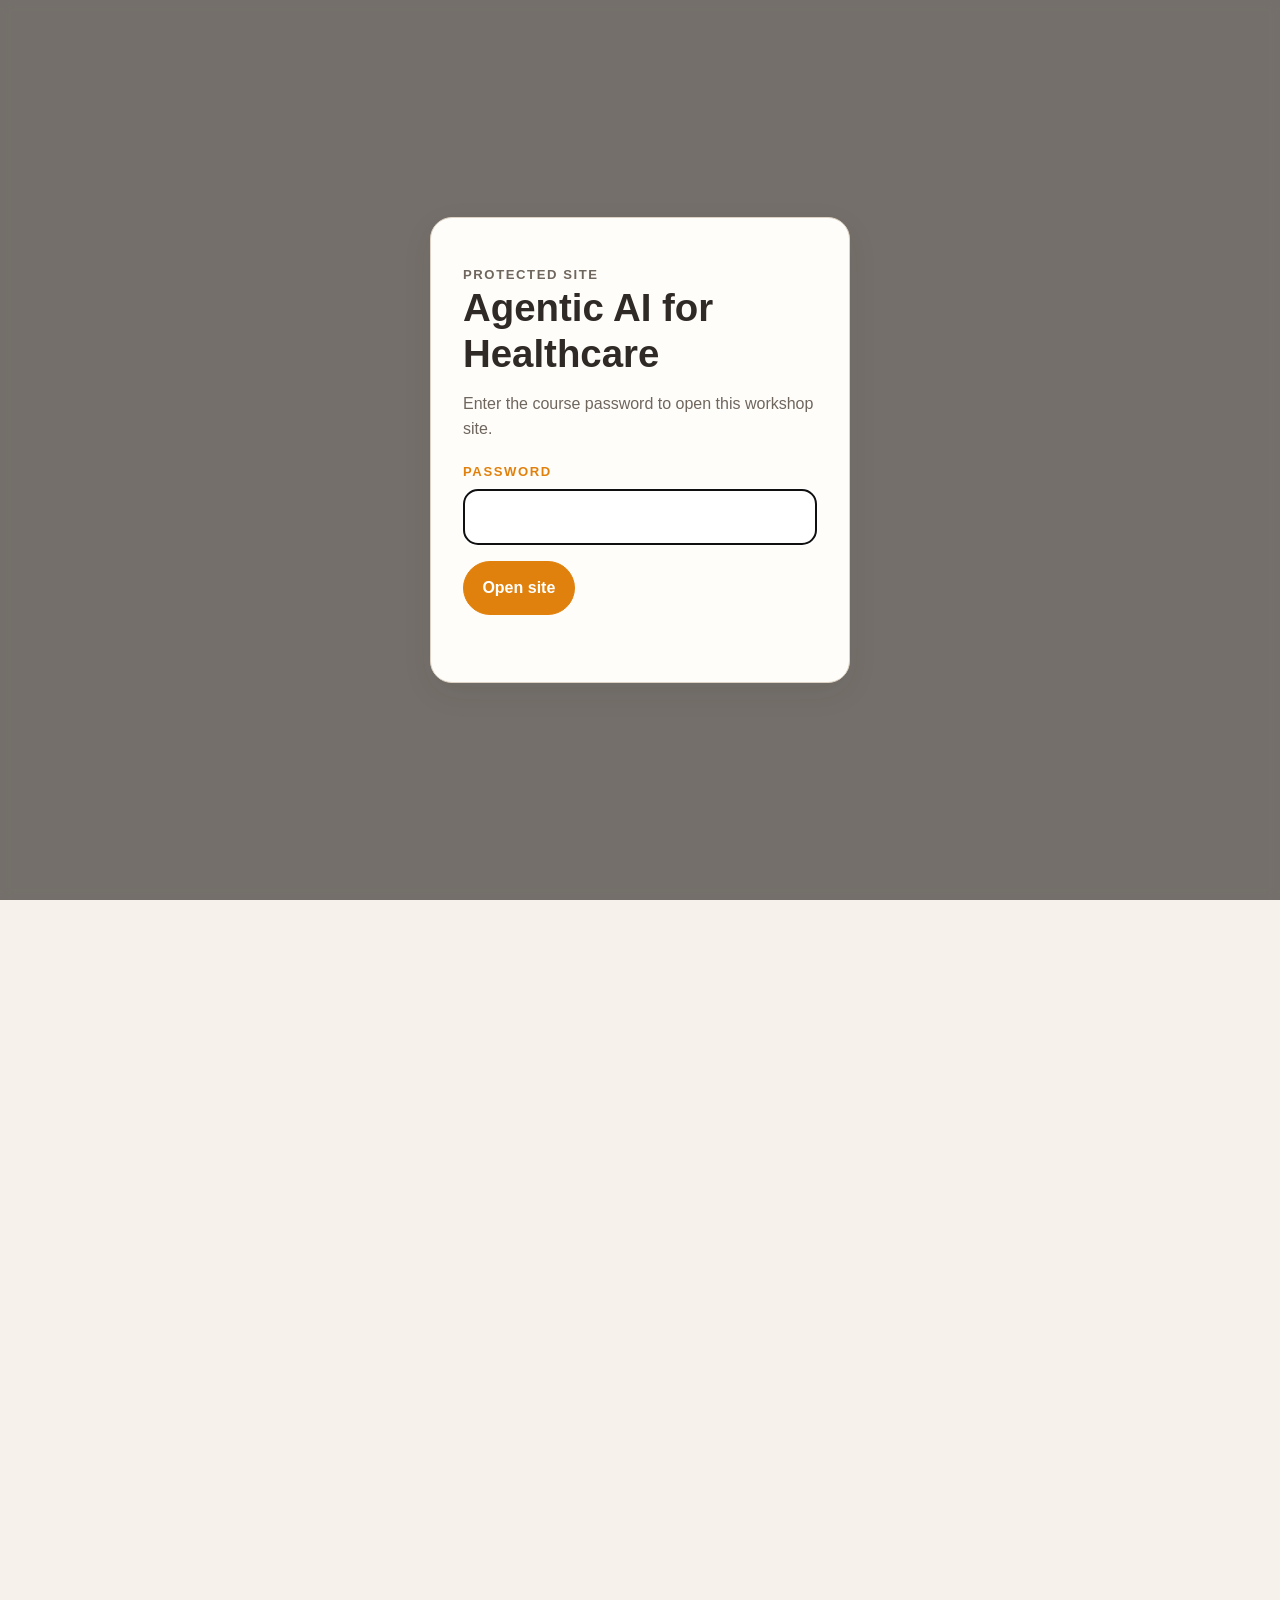
<file: index.html>
<!DOCTYPE html>
<html lang="en">
<head>
  <meta charset="UTF-8" />
  <meta name="viewport" content="width=device-width, initial-scale=1" />
  <title>Intro to Agentic AI for Healthcare | Summer Workshop</title>
  <link rel="stylesheet" href="styles.css" />
</head>
<body class="auth-pending">
  <main>
    <header class="hero">
      <h1>Agentic AI for Healthcare</h1>
      <p>This site collects the setup guide, healthcare-safe prompt examples, current regulatory context, and starter project ideas you can use to build AI agents for healthcare workflows.</p>
      <div class="button-row">
        <a class="button primary" href="codex.html">Codex Setup</a>
        <a class="button" href="#prompts">Healthcare Prompts</a>
      </div>
    </header>

    <section class="section">
      <p class="section-label">Later</p>
      <h2>How students should think about healthcare agents</h2>
      <p>This section plays the role of the original workshop's later/advanced notes, but for healthcare. Students should not start with autonomy. They should start with narrow task definitions, explicit safety boundaries, privacy constraints, and human review.</p>
      <div class="terminal-columns">
        <article class="card">
          <h3>Design checklist</h3>
          <ol>
            <li>Choose one narrow workflow, such as inbox triage or visit summarization.</li>
            <li>Define the user: clinician, student, scheduler, nurse, patient educator, or analyst.</li>
            <li>Specify trusted inputs and refuse to hallucinate missing data.</li>
            <li>Require structured output so a human can review the work quickly.</li>
            <li>Add escalation logic for emergencies or uncertainty.</li>
            <li>Use synthetic, public, or properly de-identified data unless the tool and setting are approved for PHI.</li>
          </ol>
        </article>
        <article class="card">
          <h3>Failure checklist</h3>
          <ol>
            <li>Did the agent invent diagnoses, medications, or lab values?</li>
            <li>Did it miss an emergency red flag?</li>
            <li>Did it confuse patient-reported symptoms with clinician findings?</li>
            <li>Did it hide uncertainty instead of surfacing it?</li>
            <li>Did it skip the required handoff to a human reviewer?</li>
            <li>Did it expose PHI, identifiers, or sensitive operational data to an unapproved service?</li>
          </ol>
        </article>
      </div>
    </section>

    <section class="section">
      <p class="section-label">July 2026 Update</p>
      <h2>Current safety and regulatory context</h2>
      <p>For this class, treat these projects as teaching demos unless they have institutional approval, privacy review, clinical validation, and a defined human accountability path.</p>
      <div class="grid">
        <article class="card">
          <h3>Privacy and PHI</h3>
          <p>HIPAA de-identification still centers on two methods: Expert Determination or Safe Harbor. Synthetic data is the safest default for class projects.</p>
        </article>
        <article class="card">
          <h3>Medical device boundary</h3>
          <p>Tools that make clinical predictions, recommendations, or decisions may cross into FDA-regulated medical-device software. Keep demos framed as workflow support unless you are teaching regulation directly.</p>
        </article>
        <article class="card">
          <h3>Transparency</h3>
          <p>Ask students to document data sources, intended users, known limitations, failure cases, and when a human must take over.</p>
        </article>
        <article class="card">
          <h3>Evaluation</h3>
          <p>Require test cases for red flags, missing information, conflicting evidence, demographic variation, and prompt-injection attempts.</p>
        </article>
      </div>
      <div class="note">Classroom rule: no real patient data, no clinical deployment, no autonomous diagnosis or treatment, and no final patient-facing message without human review.</div>
      <ul class="source-list">
        <li><a href="https://www.hhs.gov/hipaa/for-professionals/special-topics/de-identification/index.html" target="_blank" rel="noopener">HHS HIPAA de-identification guidance</a></li>
        <li><a href="https://www.fda.gov/medical-devices/software-medical-device-samd/artificial-intelligence-software-medical-device" target="_blank" rel="noopener">FDA AI in Software as a Medical Device</a></li>
        <li><a href="https://www.fda.gov/medical-devices/software-medical-device-samd/artificial-intelligence-enabled-medical-devices" target="_blank" rel="noopener">FDA AI-enabled medical devices list</a></li>
      </ul>
    </section>

    <section class="section">
      <p class="section-label">Starter Kit</p>
      <h2>Minimal healthcare agent system prompt</h2>
      <p>You can start from this template and adapt it to a narrow healthcare workflow.</p>
      <div class="command-block">
        <code>You are a healthcare workflow agent for a teaching environment.

Your job:
1. Complete one narrow task.
2. Use only the information provided to you.
3. Never invent symptoms, diagnoses, labs, medications, or vital signs.
4. State missing or uncertain information explicitly.
5. Escalate emergencies or severe red flags immediately.
6. Produce output in a structured format for human review.
7. Do not use or request real patient identifiers in this teaching demo.

If the task is high risk, stop and generate a handoff note instead of direct advice.</code>
      </div>
    </section>

    <section class="section" id="prompts">
      <p class="section-label">Prompts</p>
      <h2>Starter prompts for healthcare workshop experiments</h2>
      <p>These replace the original prompt examples with healthcare-specific ones that are safer and more relevant for your summer course.</p>
      <div class="prompt-grid">
        <article class="prompt" data-category="triage">
          <span class="prompt-number">Prompt 1</span>
          <h3>Patient inbox triage agent</h3>
          <div class="prompt-body">Build a project called “Patient Inbox Triage” that reads incoming patient portal messages and routes them into emergency escalation, same-day clinical review, routine review, or administrative handling. Require explicit red-flag detection, missing-information reporting, and a patient-facing reply draft that does not diagnose or prescribe. Include app code, tests, sample data, docs, and a short failure-mode analysis. Keep it scoped for a course demo.</div>
        </article>

        <article class="prompt" data-category="monitoring">
          <span class="prompt-number">Prompt 2</span>
          <h3>Remote monitoring dashboard</h3>
          <div class="prompt-body">Simulate home monitoring data for a chronic-care scenario such as hypertension, heart failure, or sleep monitoring. Build a small web dashboard that shows trends, highlights possible deterioration, and drafts clinician summaries. Include safe escalation logic, missing-data warnings, and make clear that the dashboard is for review support rather than independent diagnosis.</div>
        </article>

        <article class="prompt" data-category="operations">
          <span class="prompt-number">Prompt 3</span>
          <h3>Medication reconciliation agent</h3>
          <div class="prompt-body">Build an agent that compares hospital discharge medications, outpatient medications, and patient-reported medications. It should identify possible duplicates, omissions, and dose conflicts, then prepare a structured pharmacist review summary. It must not recommend starting, stopping, or changing medications on its own.</div>
        </article>

        <article class="prompt" data-category="documentation">
          <span class="prompt-number">Prompt 4</span>
          <h3>Clinical coding support</h3>
          <div class="prompt-body">Design an agent that reads a progress note and extracts evidence relevant to coding support. For every extracted condition, quote the exact phrase that supports it. Separate documented conditions from suspected ones, do not assign final billing codes automatically, and return a coder review checklist.</div>
        </article>

        <article class="prompt" data-category="monitoring">
          <span class="prompt-number">Prompt 5</span>
          <h3>Wearable sleep or apnea monitoring agent</h3>
          <div class="prompt-body">Create an agent that reviews simulated wearable sleep summaries, pulse trends, motion signals, and symptom notes to determine whether the pattern looks stable, worsening, or unclear. The output should be a trend summary, a review recommendation, urgent flags, and a patient-facing next-step draft. The agent must not diagnose sleep apnea or prescribe treatment.</div>
        </article>

        <article class="prompt prompt-custom" data-category="all">
          <span class="prompt-number">Prompt 6</span>
          <h3>Choose your own healthcare workflow</h3>
          <div class="prompt-body">Pick a workflow from clinical operations, education, patient communication, remote monitoring, public health, or quality improvement.

If you want better results, specify:
- the user
- the workflow goal
- the available data
- the required structured output
- the safety boundaries
- the required escalation or review path</div>
        </article>
      </div>
    </section>

    <section class="section">
      <p class="section-label">Projects</p>
      <h2>Mini project ideas</h2>
      <div class="grid">
        <article class="card">
          <h3>Nurse inbox copilot</h3>
          <p>Classify portal messages, extract red flags, and draft safe handoffs.</p>
        </article>
        <article class="card">
          <h3>Remote follow-up agent</h3>
          <p>Summarize home monitoring data and decide when human review is needed.</p>
        </article>
        <article class="card">
          <h3>Referral packet summarizer</h3>
          <p>Prepare a specialist-facing chart summary with provenance and uncertainty flags.</p>
        </article>
        <article class="card">
          <h3>Sleep monitoring assistant</h3>
          <p>Review wearable sleep data, surface trends, and generate a review summary.</p>
        </article>
      </div>
    </section>

    <footer>Agentic AI for Healthcare</footer>
  </main>

  <script src="auth.js"></script>
  <script src="app.js"></script>
</body>
</html>
</file>
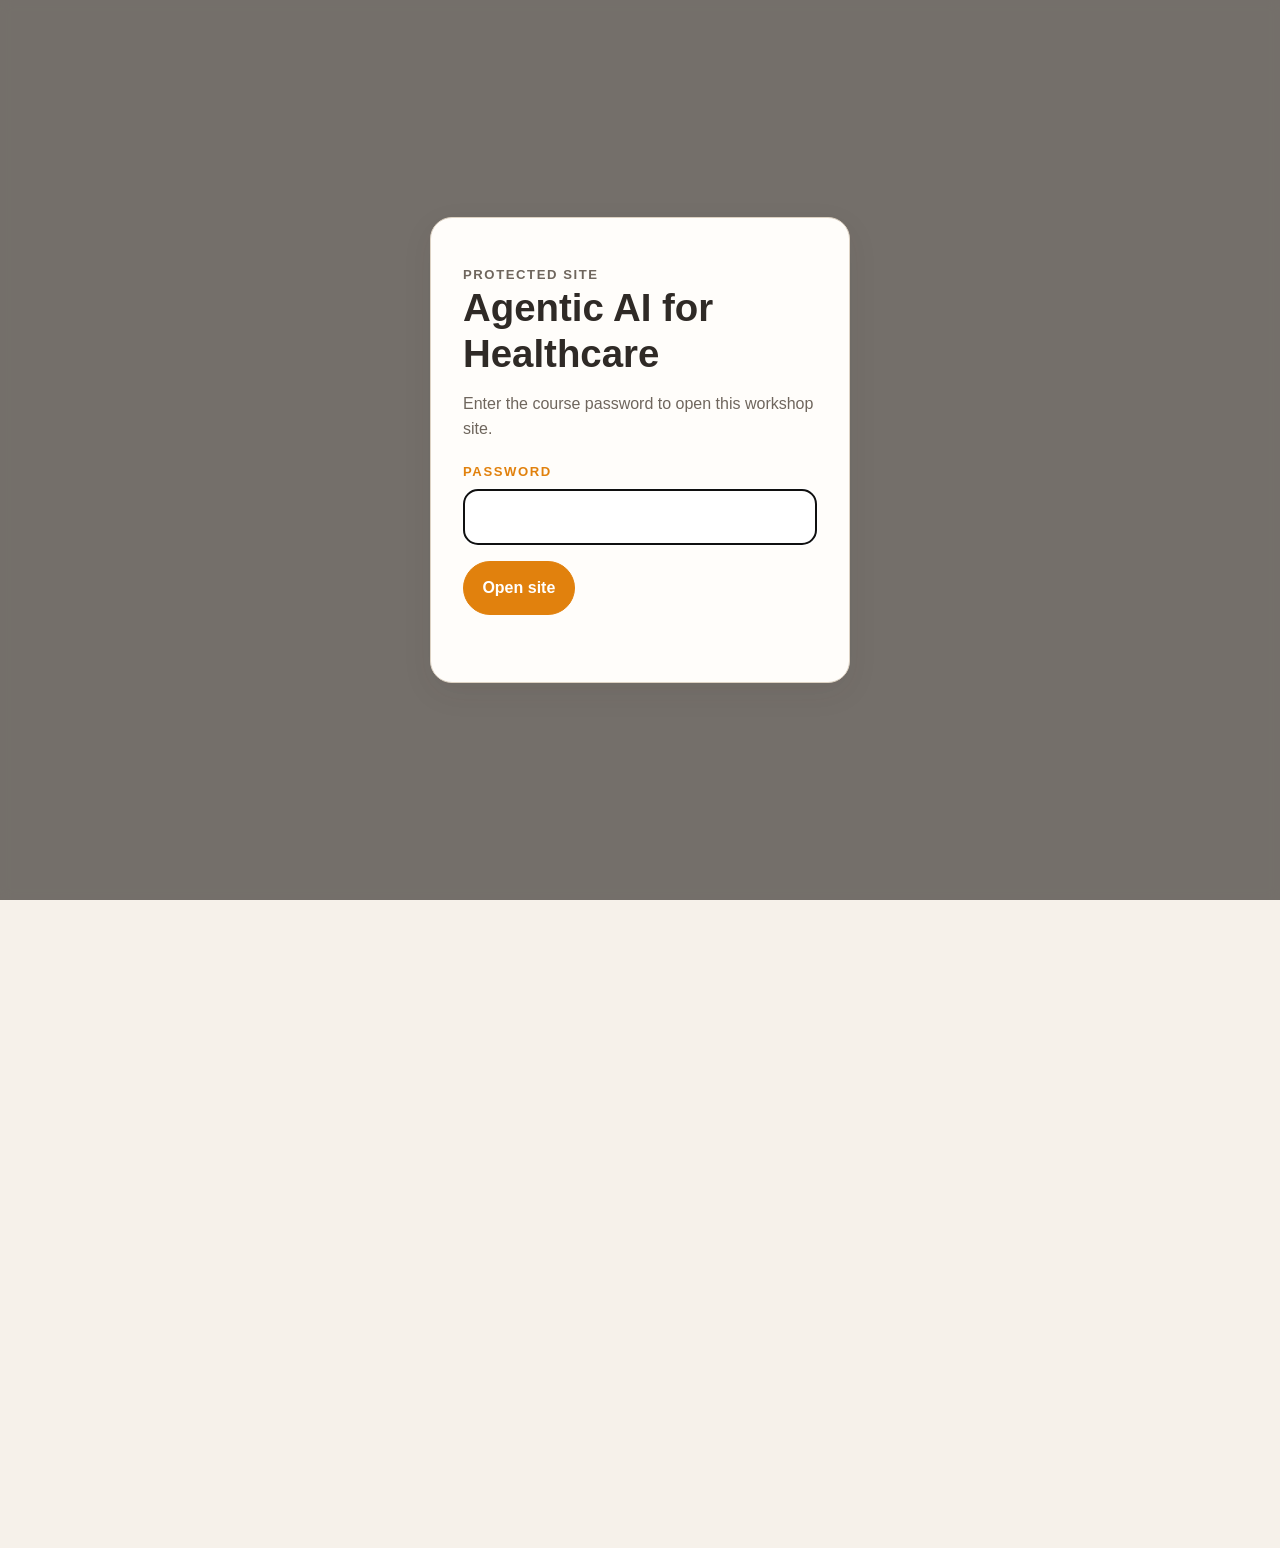
<file: claude.html>
<!DOCTYPE html>
<html lang="en">
<head>
  <meta charset="UTF-8" />
  <meta name="viewport" content="width=device-width, initial-scale=1" />
  <title>Claude Code Guide | Agentic AI for Healthcare</title>
  <link rel="stylesheet" href="styles.css" />
</head>
<body class="auth-pending">
  <main>
    <header class="hero">
      <p class="eyebrow">Setup Guide</p>
      <h1>Claude Code for Healthcare Agent Projects</h1>
      <p>This page gives students a simple entry path for using Claude Code in terminal-based healthcare AI assignments.</p>
      <div class="button-row">
        <a class="button primary" href="index.html">Back to workshop</a>
      </div>
    </header>

    <section class="section">
      <p class="section-label">Install</p>
      <h2>Basic setup steps</h2>
      <div class="terminal-columns">
        <article class="card">
          <h3>What students do</h3>
          <ol>
            <li>Install Claude Code using the official native installer, Homebrew, WinGet, or npm instructions.</li>
            <li>Confirm terminal access on their machine.</li>
            <li>Run <code>claude --version</code> or <code>claude doctor</code> to verify the install.</li>
            <li>Create a clean project folder for the assignment.</li>
            <li>Start with a small repo or starter files from class, using synthetic data only.</li>
          </ol>
        </article>
        <article class="card">
          <h3>What students should build first</h3>
          <ol>
            <li>A narrow healthcare workflow agent.</li>
            <li>A structured output format.</li>
            <li>At least three failure-case tests.</li>
            <li>A written note describing where human review is required.</li>
          </ol>
        </article>
      </div>
      <div class="note">Recommended first projects: patient message triage, visit summarization, medication reconciliation, or remote monitoring review.</div>
      <div class="note">Claude Code requires a paid Claude or Console-supported account. The free Claude.ai plan does not include Claude Code access.</div>
      <ul class="source-list">
        <li><a href="https://code.claude.com/docs/en/setup" target="_blank" rel="noopener">Official Claude Code setup guide</a></li>
      </ul>
    </section>

    <section class="section">
      <p class="section-label">Prompting</p>
      <h2>Suggested first command</h2>
      <div class="command-block">
        <code>Build a small healthcare workflow agent for patient inbox triage.
Use only local files in this repo.
Produce structured JSON outputs.
Never invent symptoms, diagnoses, or medications.
Add tests for urgent red flags and missing data.</code>
      </div>
    </section>
  </main>
  <script src="auth.js"></script>
</body>
</html>
</file>
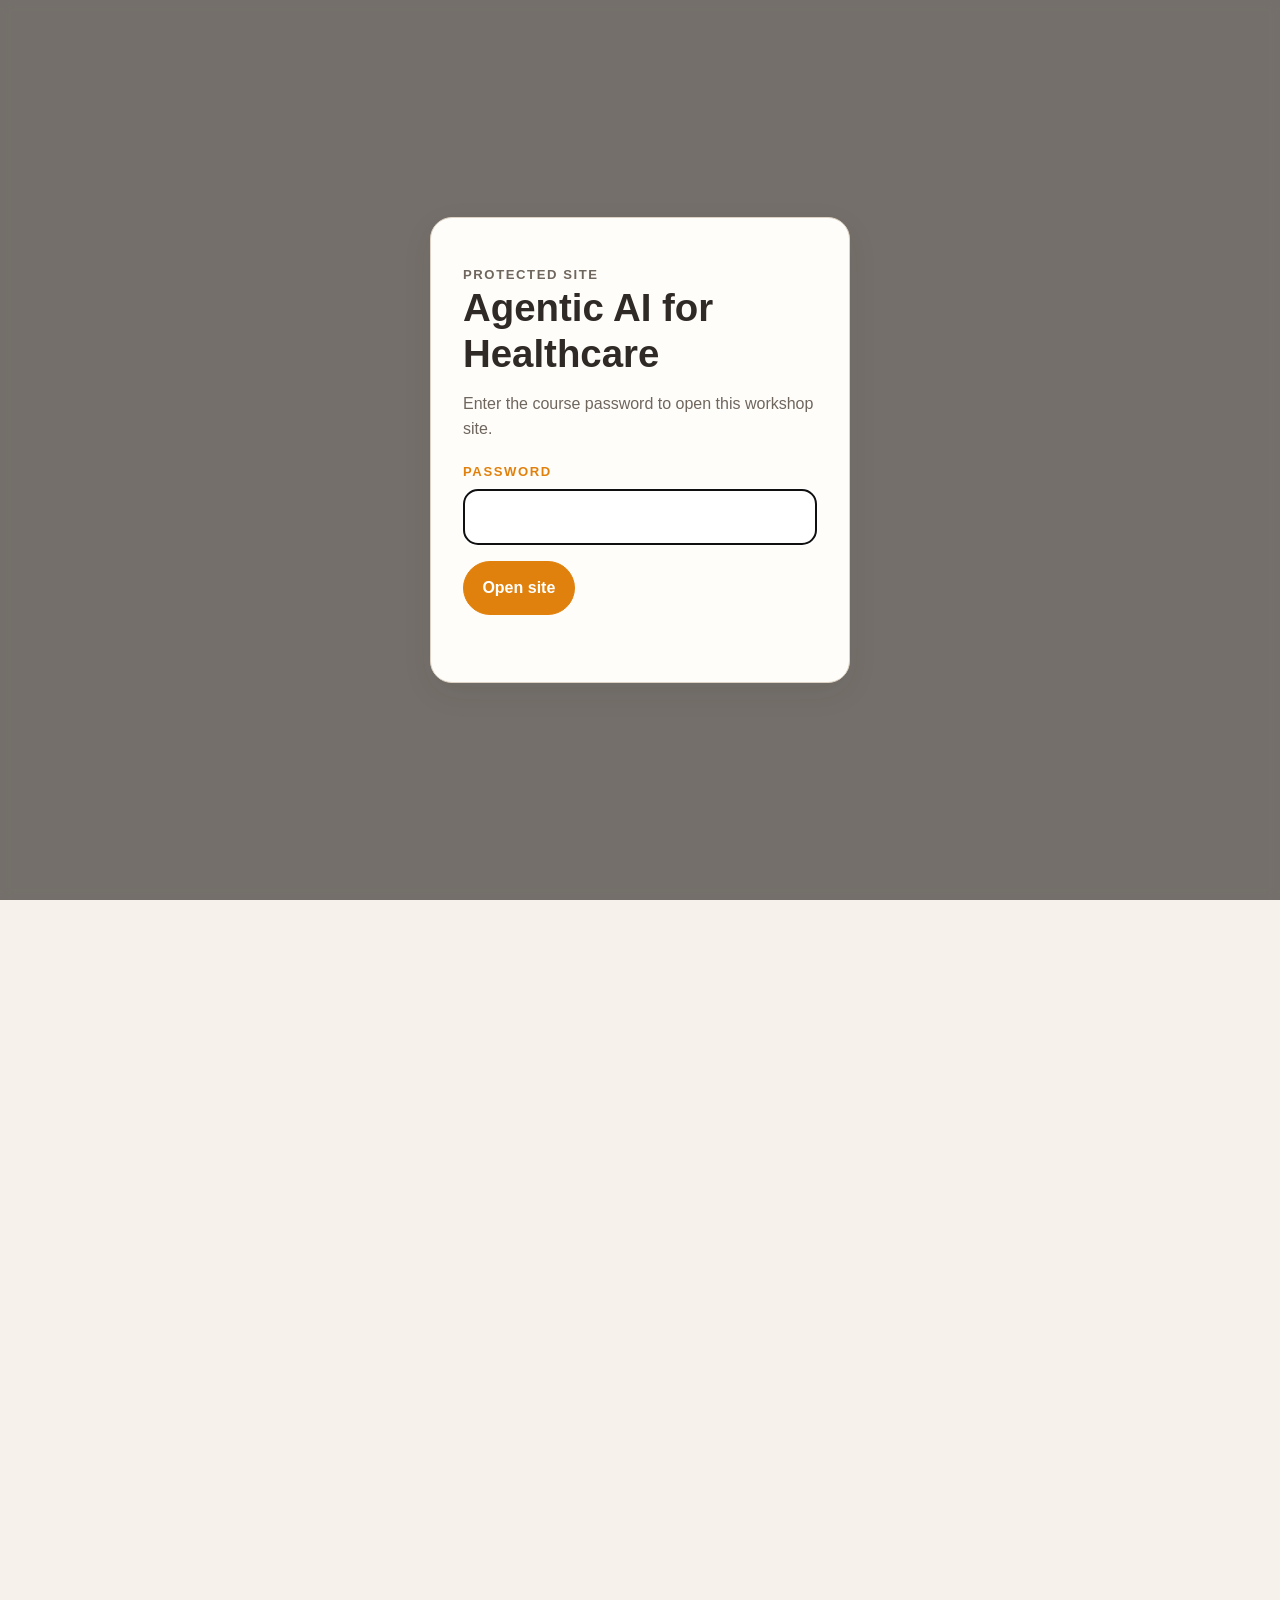
<file: codex.html>
<!DOCTYPE html>
<html lang="en">
<head>
  <meta charset="UTF-8" />
  <meta name="viewport" content="width=device-width, initial-scale=1" />
  <title>Codex Setup | Intro to Agentic AI for Healthcare</title>
  <link rel="stylesheet" href="styles.css" />
</head>
<body class="auth-pending">
  <main>
    <a class="button" href="index.html">Back to workshop home</a>

    <section class="section">
      <p class="section-label">Codex Setup</p>
      <h1>Set up Codex</h1>
      <p class="intro">Codex is OpenAI's coding agent for terminal, IDE, desktop, and cloud workflows. Use this path if you have access through a ChatGPT plan or an OpenAI API account. After setup, come back to the healthcare workshop home page for the prompt examples and project ideas.</p>
    </section>

    <section class="section">
      <span class="step-badge">Step 1</span>
      <h2>Install Node.js</h2>
      <p class="muted">The npm installation path for Codex uses Node.js. Go to <strong>nodejs.org</strong> and download the <strong>LTS</strong> version for your operating system. Run the installer and accept all defaults.</p>
      <p class="muted">To verify it installed, open your terminal and run:</p>
      <div class="code-block">node --version</div>
      <p class="muted">If you see a version number, you are ready for the next step.</p>
    </section>

    <section class="section">
      <span class="step-badge">Step 2</span>
      <h2>Install Codex</h2>
      <p class="muted">In Terminal, Windows Terminal, or PowerShell, run:</p>
      <div class="code-block">npm install -g @openai/codex</div>
      <p class="muted">When it finishes, you should see a success message with no red errors.</p>
    </section>

    <section class="section">
      <span class="step-badge">Step 3</span>
      <h2>Authenticate</h2>
      <p class="muted">Codex supports two OpenAI sign-in paths. For most students, run <code>codex login</code> and sign in with ChatGPT in the browser. API keys are still useful for API-billed or programmatic workflows.</p>
      <div class="grid">
        <article class="card">
          <h3>ChatGPT sign-in</h3>
          <p class="muted">Recommended for students with ChatGPT plan access:</p>
          <div class="code-block">codex login
codex</div>
        </article>
        <article class="card">
          <h3>API key sign-in</h3>
          <p class="muted">Use this when billing through an OpenAI Platform account. On macOS or Linux:</p>
          <div class="code-block">export OPENAI_API_KEY=your-key-here
codex</div>
          <p class="muted">On Windows PowerShell:</p>
          <div class="code-block">$env:OPENAI_API_KEY="your-key-here"
codex</div>
        </article>
      </div>
      <div class="note">Your sign-in method affects billing, feature availability, workspace controls, and data-handling policies. For this healthcare workshop, keep projects in workflow support, summarization, monitoring, coding support, and triage routing rather than unrestricted diagnosis or treatment agents.</div>
    </section>

    <section class="section">
      <span class="step-badge">Step 4 (Optional)</span>
      <h2>Review sandboxing settings</h2>
      <p class="muted">Codex uses sandbox and approval settings to control what it can do on its own. Common modes are <code>read-only</code>, <code>workspace-write</code>, and <code>danger-full-access</code>.</p>
      <p class="muted">Inside Codex, type <code>/permissions</code> to inspect or change the mode during a session.</p>
      <p class="muted">Official docs: <a href="https://developers.openai.com/codex/concepts/sandboxing" target="_blank" rel="noreferrer">OpenAI Codex sandboxing guide</a></p>
    </section>

    <section class="section">
      <span class="step-badge">Step 5 (Optional)</span>
      <h2>Turn off “Improve the model for everyone”</h2>
      <p class="muted">If you are using a personal ChatGPT account and do not want your ChatGPT or Codex activity used to improve OpenAI's models, review your data controls. If you authenticate with an API key, review the OpenAI Platform organization's data settings instead.</p>
      <ol>
        <li class="muted">Open <a href="https://chatgpt.com/#settings/DataControls" target="_blank" rel="noopener">ChatGPT Data Controls</a>.</li>
        <li class="muted">Find <strong>“Improve the model for everyone”</strong> and turn it <strong>off</strong>.</li>
      </ol>
      <p class="muted">Official docs: <a href="https://help.openai.com/en/articles/7730893-data-usage-for-consumers" target="_blank" rel="noreferrer">Data Controls FAQ</a></p>
    </section>

    <section class="section">
      <span class="step-badge">Step 6</span>
      <h2>Navigate to a folder and start working</h2>
      <p class="muted">Codex works on the files in whichever folder you are in when you launch it. Navigate there first, then start Codex.</p>
      <div class="grid">
        <article class="card">
          <h3>Mac</h3>
          <ol>
            <li>In Terminal, go to a folder you want to work in:<div class="code-block">cd Desktop</div></li>
            <li>Authenticate and launch Codex as shown above.</li>
            <li>Type a prompt and press Enter.</li>
            <li>To exit, press <code>Ctrl + C</code>.</li>
          </ol>
        </article>
        <article class="card">
          <h3>Windows</h3>
          <ol>
            <li>In PowerShell or Windows Terminal, go to a folder you want to work in:<div class="code-block">cd Desktop</div></li>
            <li>Authenticate and launch Codex as shown above.</li>
            <li>Type a prompt and press Enter.</li>
            <li>To exit, press <code>Ctrl + C</code>.</li>
          </ol>
        </article>
      </div>
      <div class="note">A simple first test prompt: <em>“List the files in this folder and give me one sentence about what each one might be.”</em></div>
    </section>

    <section class="section">
      <span class="step-badge">More Info</span>
      <h2>Official documentation</h2>
      <ul>
        <li class="muted"><a href="https://developers.openai.com/codex/quickstart" target="_blank" rel="noopener">OpenAI Codex Documentation</a></li>
        <li class="muted"><a href="https://developers.openai.com/codex/auth" target="_blank" rel="noopener">OpenAI Codex Authentication</a></li>
      </ul>
    </section>
  </main>
  <script src="auth.js"></script>
</body>
</html>
</file>
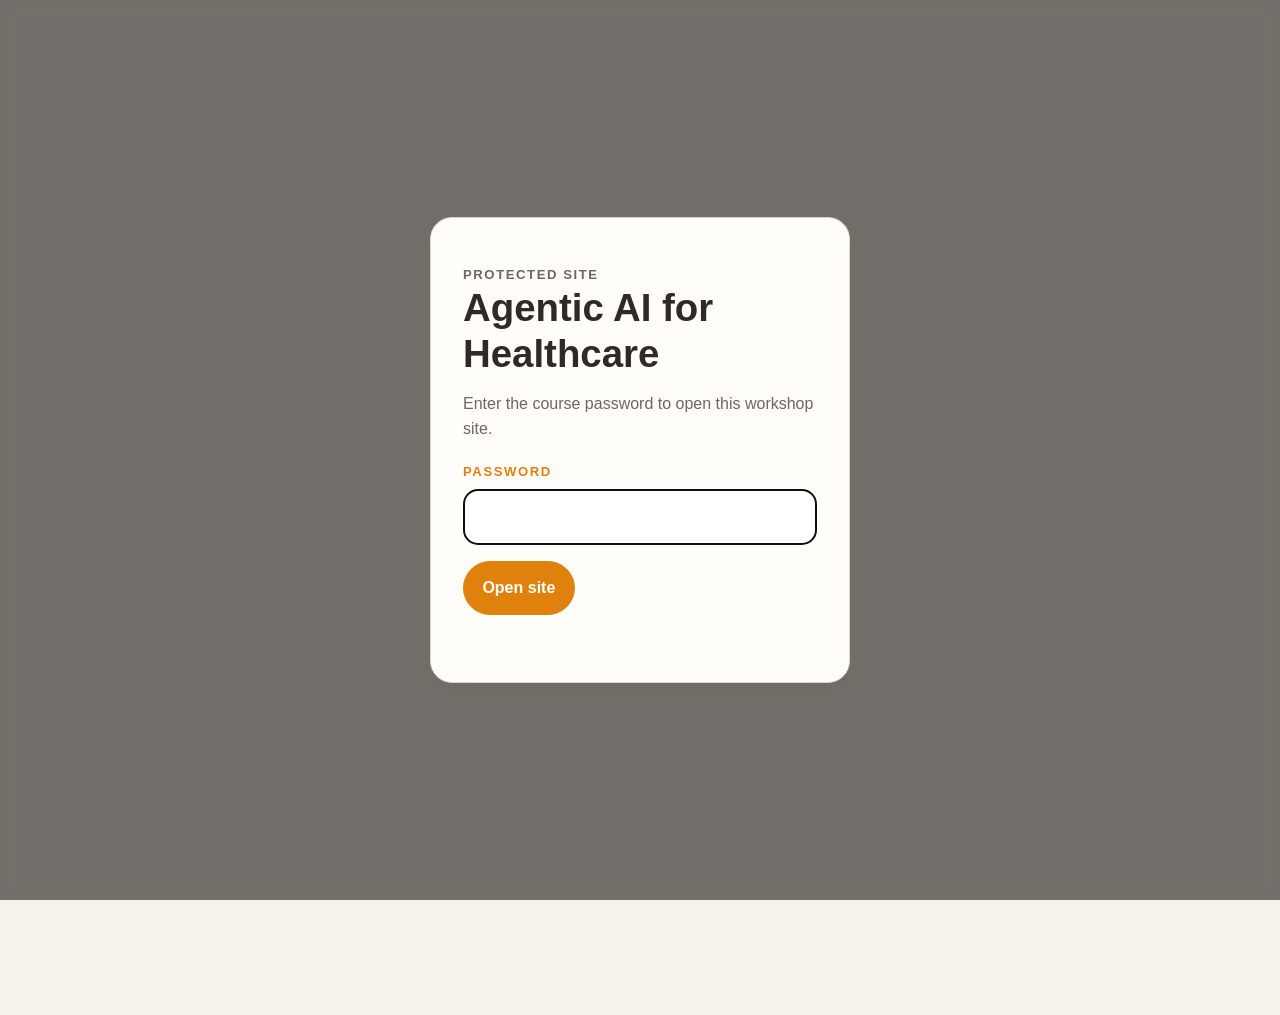
<file: research_logs.html>
<!DOCTYPE html>
<html lang="en">
<head>
  <meta charset="UTF-8" />
  <meta name="viewport" content="width=device-width, initial-scale=1" />
  <title>Project Logs | Agentic AI for Healthcare</title>
  <link rel="stylesheet" href="styles.css" />
</head>
<body class="auth-pending">
  <main>
    <header class="hero">
      <p class="eyebrow">Classroom Tool</p>
      <h1>Healthcare Agent Project Logs</h1>
      <p>Use this page to tell students what to document while they build: prompt changes, failed runs, safety concerns, and design revisions.</p>
      <div class="button-row">
        <a class="button primary" href="index.html">Back to workshop</a>
      </div>
    </header>

    <section class="section">
      <p class="section-label">What to log</p>
      <h2>Suggested student log template</h2>
      <div class="command-block">
        <code>Project name:
Healthcare workflow:
Primary user:
Agent goal:

Prompt version:
What changed:
Why it changed:

Failure case observed:
Possible safety issue:
How it was mitigated:

Structured output format:
Human review step:
Next experiment:</code>
      </div>
    </section>
  </main>
  <script src="auth.js"></script>
</body>
</html>
</file>
<file: styles.css>
:root {
  --pacific-orange: #e1810d;
  --pacific-charcoal: #2f2a26;
  --pacific-sand: #f6f1ea;
  --pacific-panel: #fffdfa;
  --pacific-border: #ddd2c3;
  --pacific-muted: #6f665d;
  --shadow: 0 10px 30px rgba(47, 42, 38, 0.08);
  --health-teal: #0f6d74;
  --health-green: #4e7f52;
}

* {
  box-sizing: border-box;
}

html {
  scroll-behavior: smooth;
}

body {
  margin: 0;
  font-family: "Avenir Next", Avenir, "Segoe UI", sans-serif;
  color: var(--pacific-charcoal);
  background: var(--pacific-sand);
  line-height: 1.6;
}

body.auth-pending {
  overflow: hidden;
}

body.auth-pending main {
  visibility: hidden;
}

main {
  width: min(980px, calc(100% - 2rem));
  margin: 0 auto;
  padding: 2rem 0 3rem;
}

.hero,
.section {
  background: var(--pacific-panel);
  border: 1px solid var(--pacific-border);
  border-radius: 20px;
  box-shadow: var(--shadow);
}

.hero {
  padding: 2.5rem;
}

.eyebrow {
  margin: 0 0 0.5rem;
  font-size: 0.85rem;
  letter-spacing: 0.12em;
  text-transform: uppercase;
  color: var(--pacific-orange);
  font-weight: 700;
}

h1,
h2,
h3 {
  line-height: 1.2;
}

h1 {
  margin: 0;
  font-size: clamp(2.2rem, 5vw, 3.6rem);
}

h2 {
  margin: 0;
  font-size: clamp(1.6rem, 4vw, 2.2rem);
}

h3 {
  margin: 0 0 0.5rem;
  font-size: 1.2rem;
}

.hero p {
  max-width: 44rem;
  margin: 1rem 0 0;
  color: var(--pacific-muted);
  font-size: 1.05rem;
}

.button-row,
.lab-controls {
  display: flex;
  flex-wrap: wrap;
  gap: 0.75rem;
  margin-top: 1.5rem;
}

.button,
.filter-button {
  display: inline-flex;
  align-items: center;
  justify-content: center;
  padding: 0.8rem 1.15rem;
  border-radius: 999px;
  border: 1px solid var(--pacific-orange);
  background: white;
  color: var(--pacific-charcoal);
  text-decoration: none;
  font: inherit;
  font-weight: 600;
  cursor: pointer;
}

.button.primary {
  background: var(--pacific-orange);
  color: white;
}

.filter-button.active {
  background: var(--health-green);
  border-color: var(--health-green);
  color: white;
}

.section {
  margin-top: 1.25rem;
  padding: 2rem;
}

.section-label {
  margin: 0 0 0.35rem;
  font-size: 0.82rem;
  letter-spacing: 0.12em;
  text-transform: uppercase;
  color: var(--pacific-orange);
  font-weight: 700;
}

.section > p {
  color: var(--pacific-muted);
}

.grid,
.terminal-columns,
.prompt-grid {
  display: grid;
  grid-template-columns: repeat(2, minmax(0, 1fr));
  gap: 1rem;
  margin-top: 1.25rem;
}

.card,
.prompt {
  border: 1px solid var(--pacific-border);
  border-radius: 16px;
  padding: 1.25rem;
  background: #fff;
}

.card p,
.prompt p {
  margin: 0.5rem 0 0;
  color: var(--pacific-muted);
}

.muted {
  color: var(--pacific-muted);
}

.link-row {
  margin-top: 1rem;
}

.note {
  margin-top: 1rem;
  padding: 0.9rem 1rem;
  border-left: 4px solid var(--pacific-orange);
  background: #fff7ef;
  color: var(--pacific-muted);
  border-radius: 10px;
}

.terminal-columns ol,
.grid ul {
  margin: 0.75rem 0 0;
  padding-left: 1.2rem;
  color: var(--pacific-muted);
}

.terminal-columns li + li,
.grid li + li {
  margin-top: 0.65rem;
}

.prompt-number {
  display: inline-block;
  margin-bottom: 0.6rem;
  font-size: 0.78rem;
  letter-spacing: 0.12em;
  text-transform: uppercase;
  color: var(--pacific-orange);
  font-weight: 700;
}

.prompt-body {
  margin-top: 0.75rem;
  color: var(--pacific-muted);
  white-space: pre-line;
}

.prompt-custom {
  background: linear-gradient(135deg, #fff7ef 0%, #fffdfa 100%);
}

.prompt.hidden {
  display: none;
}

.command-block {
  margin: 1rem 0 0;
  padding: 1rem 1.1rem;
  border: 1px solid var(--pacific-border);
  border-radius: 16px;
  background: #fff;
  overflow-x: auto;
}

.command-block code {
  display: block;
  white-space: pre;
  font-family: ui-monospace, SFMono-Regular, Menlo, Monaco, Consolas, monospace;
  font-size: 0.95rem;
  color: var(--pacific-charcoal);
}

.code-block {
  margin: 0.6rem 0 0.9rem;
  padding: 0.85rem 0.95rem;
  border: 1px solid var(--pacific-border);
  border-radius: 12px;
  background: #fff;
  overflow-x: auto;
  white-space: pre;
  font-family: ui-monospace, SFMono-Regular, Menlo, Monaco, Consolas, monospace;
  font-size: 0.92rem;
  color: var(--pacific-charcoal);
}

.source-list {
  margin: 1rem 0 0;
  padding-left: 1.2rem;
  color: var(--pacific-muted);
}

.source-list li + li {
  margin-top: 0.45rem;
}

.source-list a {
  color: var(--health-teal);
  font-weight: 600;
}

footer {
  padding: 1.5rem 0 0.5rem;
  text-align: center;
  color: var(--pacific-muted);
  font-size: 0.95rem;
}

.auth-overlay {
  position: fixed;
  inset: 0;
  z-index: 9999;
  display: grid;
  place-items: center;
  padding: 1.5rem;
  background: rgba(47, 42, 38, 0.65);
  backdrop-filter: blur(6px);
}

.auth-card {
  width: min(420px, 100%);
  padding: 2rem;
  border: 1px solid var(--pacific-border);
  border-radius: 22px;
  background: var(--pacific-panel);
  box-shadow: var(--shadow);
}

.auth-card h1 {
  font-size: clamp(1.8rem, 4vw, 2.4rem);
}

.auth-card p {
  margin: 0.85rem 0 0;
  color: var(--pacific-muted);
}

.auth-label {
  display: block;
  margin-top: 1.2rem;
  font-size: 0.82rem;
  letter-spacing: 0.12em;
  text-transform: uppercase;
  color: var(--pacific-orange);
  font-weight: 700;
}

.auth-input {
  width: 100%;
  margin-top: 0.45rem;
  padding: 0.9rem 1rem;
  border: 1px solid var(--pacific-border);
  border-radius: 14px;
  font: inherit;
  color: var(--pacific-charcoal);
  background: #fff;
}

.auth-card .button-row {
  margin-top: 1rem;
}

.auth-error {
  min-height: 1.4rem;
  margin-top: 0.8rem;
  color: #a33828;
  font-weight: 600;
}

@media (max-width: 760px) {
  .hero,
  .section {
    padding: 1.4rem;
  }

  .grid,
  .terminal-columns,
  .prompt-grid {
    grid-template-columns: 1fr;
  }
}
</file>
